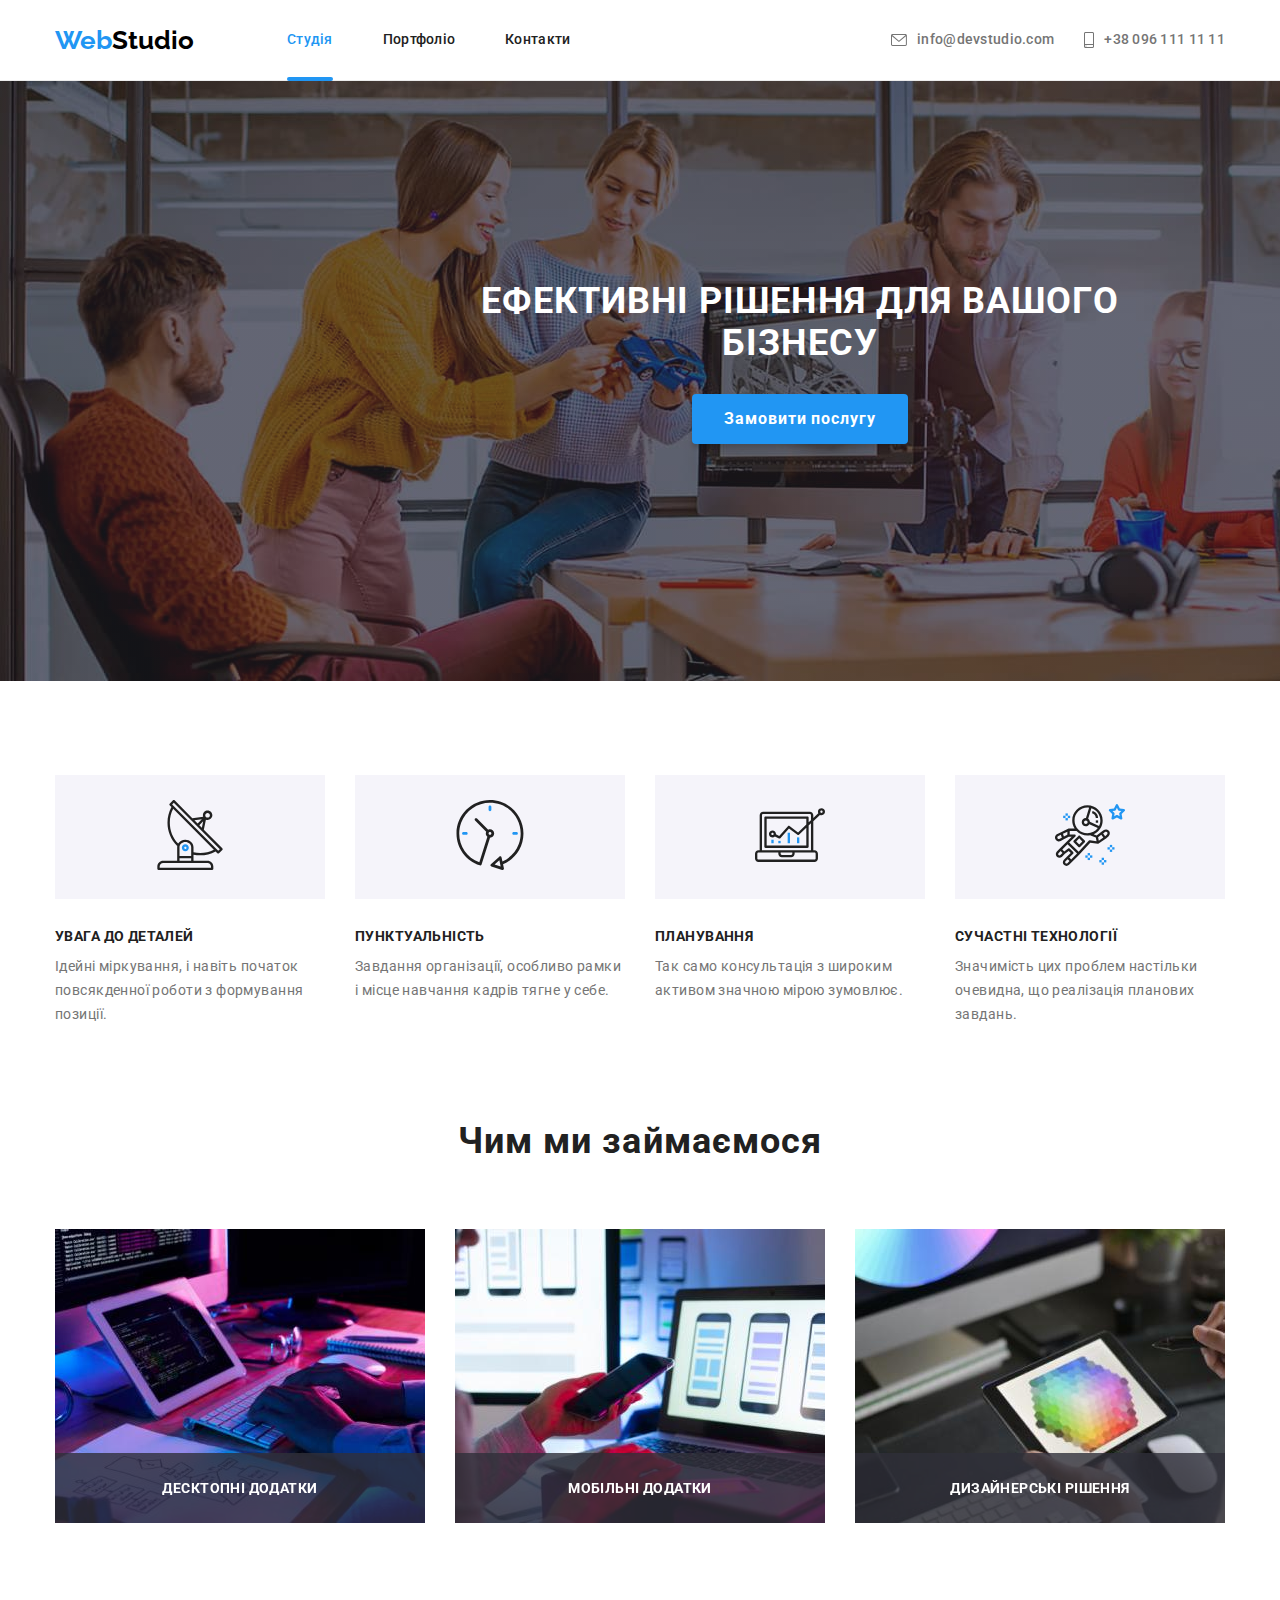
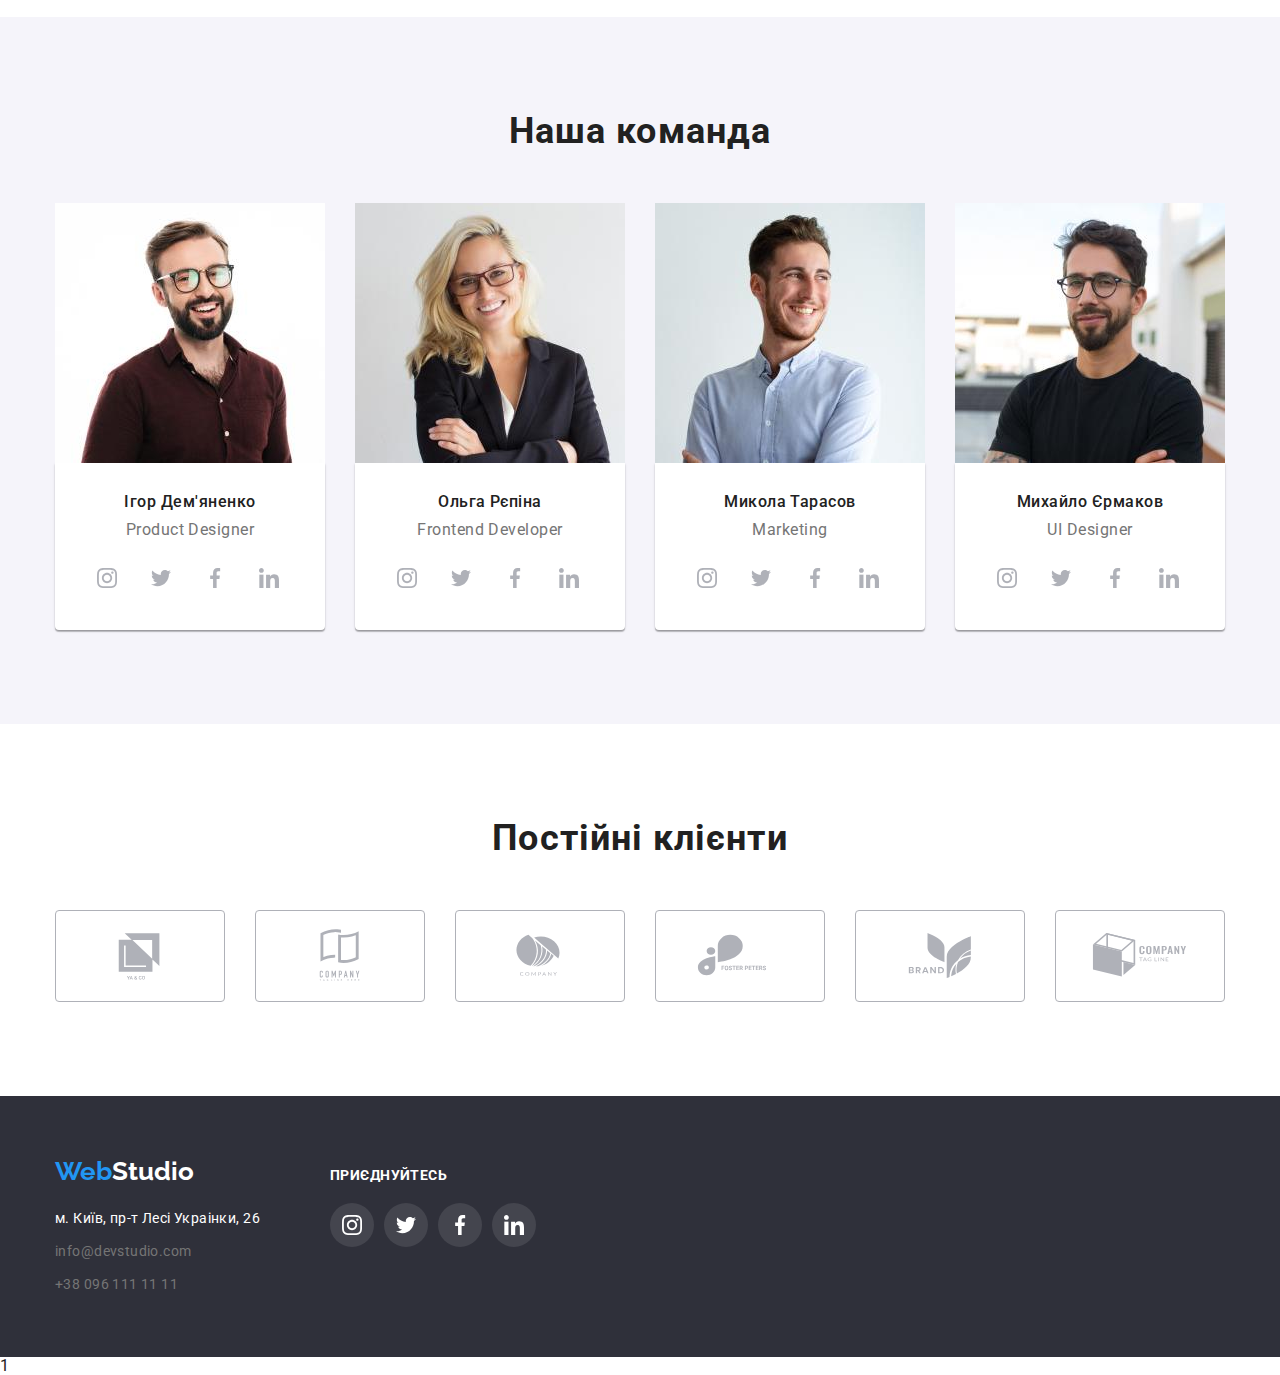
<file: index.html>
<!DOCTYPE html>
<html lang="uk">
  <head>
    <meta charset="UTF-8" />
    <meta http-equiv="X-UA-Compatible" content="IE=edge" />
    <meta name="viewport" content="width=device-width, initial-scale=1.0" />
    <link rel="preconnect" href="https://fonts.googleapis.com" />
    <link rel="preconnect" href="https://fonts.gstatic.com" crossorigin />
    <link
      href="https://fonts.googleapis.com/css2?family=Raleway:wght@700&family=Roboto:wght@400;500;700;900&display=swap"
      rel="stylesheet"
    />
    <title>Студія</title>
    <link
      rel="stylesheet"
      href="https://cdnjs.cloudflare.com/ajax/libs/modern-normalize/1.1.0/modern-normalize.min.css"
    />
    <link rel="stylesheet" href="./css/style.css" />
    <link rel="stylesheet" href="./images/icons.svg" />
  </head>
  <body>
    <header class="header">
      <div class="container">
        <div class="header-container">
          <nav class="header-nav">
            <a href="./index.html" class="logo"
              ><span style="color: #2196f3">Web</span>Studio</a
            >
            <ul class="site-nav">
              <li>
                <a class="nav-link-current" href="./index.html">Студія</a>
              </li>
              <li><a class="nav-link" href="./portfolio.html">Портфоліо</a></li>
              <li><a class="nav-link" href="./index.html">Контакти</a></li>
            </ul>
          </nav>
          <ul class="header-info">
            <li>
              <a class="nav-info" href="mailto:info@devstudio.com" lang="en">
                <svg class="icon-let" width="16" height="12">
                  <use href="./images/icons.svg#icon-letter"></use></svg
                >info@devstudio.com</a
              >
            </li>
            <li>
              <a class="nav-info" href="tel:+380961111111"
                ><svg class="icon-smartphone" width="10" height="16">
                  <use href="./images/icons.svg#icon-smartphone"></use></svg
                >+38 096 111 11 11</a
              >
            </li>
          </ul>
        </div>
      </div>
    </header>
    <main>
      <div class="overlay">
        <section class="hero-section">
          <div class="container">
            <h1 class="title hero-title">
              Ефективні рішення для вашого бізнесу
            </h1>
            <button class="button" type="button" data-modal-open>
              Замовити послугу
            </button>
          </div>
        </section>
      </div>

      <section class="benefits-section">
        <div class="container">
          <h2 class="title visually-hidden">Переваги</h2>
          <ul class="benefits-container">
            <li>
              <div class="benefits-box">
                <svg class="" width="70" height="70">
                  <use href="./images/icons.svg#icon-benefits-1"></use>
                </svg>
              </div>

              <h3 class="list">Увага до деталей</h3>
              <p class="text">
                Ідейні міркування, і навіть початок повсякденної роботи з
                формування позиції.
              </p>
            </li>
            <li>
              <div class="benefits-box">
                <svg class="" width="70" height="70">
                  <use href="./images/icons.svg#icon-benefits-2"></use>
                </svg>
              </div>

              <h3 class="list">Пунктуальність</h3>
              <p class="text">
                Завдання організації, особливо рамки і місце навчання кадрів
                тягне у себе.
              </p>
            </li>
            <li>
              <div class="benefits-box">
                <svg class="" width="70" height="70">
                  <use href="./images/icons.svg#icon-benefits-3"></use>
                </svg>
              </div>

              <h3 class="list">Планування</h3>
              <p class="text">
                Так само консультація з широким активом значною мірою зумовлює.
              </p>
            </li>
            <li>
              <div class="benefits-box">
                <svg class="" width="70" height="70">
                  <use href="./images/icons.svg#icon-benefits-4"></use>
                </svg>
              </div>

              <h3 class="list">Сучастні технології</h3>
              <p class="text">
                Значимість цих проблем настільки очевидна, що реалізація
                планових завдань.
              </p>
            </li>
          </ul>
        </div>
      </section>

      <section class="about-section">
        <div class="container">
          <h2 class="title about-title">Чим ми займаємося</h2>
          <div class="about-container">
            <ul class="about-content">
              <li>
                <h3 class="image-text">Десктопні додатки</h3>
                <img
                  class="about-images"
                  src="./images/img-1.jpg"
                  alt="Людина працює за комп'ютером з кодом"
                  width="370"
                />
              </li>
              <li>
                <h3 class="image-text">Мобільні додатки</h3>
                <img
                  class="about-images"
                  src="./images/img-2.jpg"
                  alt="Людина працює за комп'ютером"
                  width="370"
                />
              </li>
              <li>
                <h3 class="image-text">Дизайнерські рішення</h3>
                <img
                  class="about-images"
                  src="./images/img-3.jpg"
                  alt="Людина обирає колір на планшеті"
                  width="370"
                />
              </li>
            </ul>
          </div>
        </div>
      </section>

      <section class="team-section section">
        <div class="container">
          <h1 class="title team-title">Наша команда</h1>
          <div class="team-content">
            <ul class="team-list">
              <li>
                <img
                  src="./images/img-4.jpg"
                  alt="Мужчина в очках улыбаеться"
                  width="270"
                />
                <div class="team-info">
                  <h3 class="name">Ігор Дем'яненко</h3>
                  <p class="position">Product Designer</p>

                  <ul class="social-list">
                    <li>
                      <a class="social-link" href="#">
                        <svg class="social-item" width="20" height="20">
                          <use href="./images/icons.svg#icon-instagram"></use>
                        </svg>
                      </a>
                    </li>
                    <li>
                      <a class="social-link" href="#"
                        ><svg class="social-item" width="20" height="20">
                          <use
                            href="./images/icons.svg#icon-twitter"
                          ></use></svg
                      ></a>
                    </li>
                    <li>
                      <a class="social-link" href="#"
                        ><svg class="social-item" width="20" height="20">
                          <use
                            href="./images/icons.svg#icon-facebook"
                          ></use></svg
                      ></a>
                    </li>
                    <li>
                      <a class="social-link" href="#"
                        ><svg class="social-item" width="20" height="20">
                          <use
                            href="./images/icons.svg#icon-linkedin"
                          ></use></svg
                      ></a>
                    </li>
                  </ul>
                </div>
              </li>
              <li>
                <img
                  src="./images/img-5.jpg"
                  alt="Женщина улыбаеться"
                  width="270"
                />
                <div class="team-info">
                  <h3 class="name">Ольга Рєпіна</h3>
                  <p class="position">Frontend Developer</p>
                  <ul class="social-list">
                    <li>
                      <a class="social-link" href="#">
                        <svg class="social-item" width="20" height="20">
                          <use href="./images/icons.svg#icon-instagram"></use>
                        </svg>
                      </a>
                    </li>
                    <li>
                      <a class="social-link" href="#"
                        ><svg class="social-item" width="20" height="20">
                          <use
                            href="./images/icons.svg#icon-twitter"
                          ></use></svg
                      ></a>
                    </li>
                    <li>
                      <a class="social-link" href="#"
                        ><svg class="social-item" width="20" height="20">
                          <use
                            href="./images/icons.svg#icon-facebook"
                          ></use></svg
                      ></a>
                    </li>
                    <li>
                      <a class="social-link" href="#"
                        ><svg class="social-item" width="20" height="20">
                          <use
                            href="./images/icons.svg#icon-linkedin"
                          ></use></svg
                      ></a>
                    </li>
                  </ul>
                </div>
              </li>
              <li>
                <img
                  src="./images/img-6.jpg"
                  alt="Мужчина улыбаеться"
                  width="270"
                />
                <div class="team-info">
                  <h3 class="name">Микола Тарасов</h3>
                  <p class="position">Marketing</p>
                  <ul class="social-list">
                    <li>
                      <a class="social-link" href="#">
                        <svg class="social-item" width="20" height="20">
                          <use href="./images/icons.svg#icon-instagram"></use>
                        </svg>
                      </a>
                    </li>
                    <li>
                      <a class="social-link" href="#"
                        ><svg class="social-item" width="20" height="20">
                          <use
                            href="./images/icons.svg#icon-twitter"
                          ></use></svg
                      ></a>
                    </li>
                    <li>
                      <a class="social-link" href="#"
                        ><svg class="social-item" width="20" height="20">
                          <use
                            href="./images/icons.svg#icon-facebook"
                          ></use></svg
                      ></a>
                    </li>
                    <li>
                      <a class="social-link" href="#"
                        ><svg class="social-item" width="20" height="20">
                          <use
                            href="./images/icons.svg#icon-linkedin"
                          ></use></svg
                      ></a>
                    </li>
                  </ul>
                </div>
              </li>
              <li>
                <img
                  src="./images/img-7.jpg"
                  alt="Мужчина в очках улыбаеться"
                  width="270"
                />
                <div class="team-info">
                  <h3 class="name">Михайло Єрмаков</h3>
                  <p class="position">UI Designer</p>
                  <ul class="social-list">
                    <li>
                      <a class="social-link" href="#">
                        <svg class="social-item" width="20" height="20">
                          <use href="./images/icons.svg#icon-instagram"></use>
                        </svg>
                      </a>
                    </li>
                    <li>
                      <a class="social-link" href="#"
                        ><svg class="social-item" width="20" height="20">
                          <use
                            href="./images/icons.svg#icon-twitter"
                          ></use></svg
                      ></a>
                    </li>
                    <li>
                      <a class="social-link" href="#"
                        ><svg class="social-item" width="20" height="20">
                          <use
                            href="./images/icons.svg#icon-facebook"
                          ></use></svg
                      ></a>
                    </li>
                    <li>
                      <a class="social-link" href="#"
                        ><svg class="social-item" width="20" height="20">
                          <use
                            href="./images/icons.svg#icon-linkedin"
                          ></use></svg
                      ></a>
                    </li>
                  </ul>
                </div>
              </li>
            </ul>
          </div>
        </div>
      </section>

      <section class="clients-section">
        <div class="container">
          <h2 class="title">Постійні клієнти</h2>
          <ul class="client-box">
            <li class="icon-list">
              <a class="icon-card" href="#">
                <svg class="icon-client" width="106" height="60">
                  <use href="./images/icons.svg#icon-clients-1"></use>
                </svg>
              </a>
            </li>
            <li class="icon-list">
              <a class="icon-card" href="#">
                <svg class="icon-client" width="106" height="60">
                  <use href="./images/icons.svg#icon-clients-2"></use>
                </svg>
              </a>
            </li>
            <li class="icon-list">
              <a class="icon-card" href="#">
                <svg class="icon-client" width="106" height="60">
                  <use href="./images/icons.svg#icon-clients-3"></use>
                </svg>
              </a>
            </li>
            <li class="icon-list">
              <a class="icon-card" href="#">
                <svg class="icon-client" width="106" height="60">
                  <use href="./images/icons.svg#icon-clients-4"></use>
                </svg>
              </a>
            </li>
            <li class="icon-list">
              <a class="icon-card" href="#">
                <svg class="icon-client" width="106" height="60">
                  <use href="./images/icons.svg#icon-clients-5"></use>
                </svg>
              </a>
            </li>
            <li class="icon-list">
              <a class="icon-card" href="#">
                <svg class="icon-client" width="106" height="60">
                  <use href="./images/icons.svg#icon-clients-6"></use>
                </svg>
              </a>
            </li>
          </ul>
        </div>
      </section>
    </main>

    <footer class="footer">
      <div class="container">
        <div class="footer-card">
          <div class="adress-card">
            <a href="./index.html" class="footer-logo"
              ><span class="footer-logo" style="color: #2196f3">Web</span
              >Studio</a
            >
            <address class="footer-content">
              <ul class="footer-list">
                <li>
                  <a
                    class="adress"
                    href="https://goo.gl/maps/CPtrU1FHBa2aNyZL9"
                    target="_blank"
                    rel="noopener noreferrer nofollow"
                    >м. Київ, пр-т Лесі Украінки, 26</a
                  >
                </li>
                <li class="footer-item">
                  <a class="info" href="mailto:info@devstudio.com" lang="en"
                    >info@devstudio.com</a
                  >
                </li>
                <li>
                  <a class="info" href="tel:+380961111111">+38 096 111 11 11</a>
                </li>
              </ul>
            </address>
          </div>
          <div class="social-card">
            <h2 class="social-title">ПРИЄДНУЙТЕСЬ</h2>
            <ul class="social-list">
              <li>
                <a class="social-link" href="#">
                  <svg width="20" height="20">
                    <use href="./images/icons.svg#icon-instagram"></use>
                  </svg>
                </a>
              </li>
              <li>
                <a class="social-link" href="#"
                  ><svg width="20" height="20">
                    <use href="./images/icons.svg#icon-twitter"></use></svg
                ></a>
              </li>
              <li>
                <a class="social-link" href="#"
                  ><svg width="20" height="20">
                    <use href="./images/icons.svg#icon-facebook"></use></svg
                ></a>
              </li>
              <li>
                <a class="social-link" href="#"
                  ><svg width="20" height="20">
                    <use href="./images/icons.svg#icon-linkedin"></use></svg
                ></a>
              </li>
            </ul>
          </div>
        </div>
      </div>
    </footer>

    <div class="back-drop is-hidden" data-modal>
      <div class="modal">
        <button class="close-button" data-modal-close>
          <svg class="modal-close" width="14" height="14">
            <use class="modal-item" href="./images/icons.svg#icon-close"></use>
          </svg>
        </button>
      </div>
    </div>

    <script src="./js/modal.js"></script>
  </body>
</html>
1
</file>
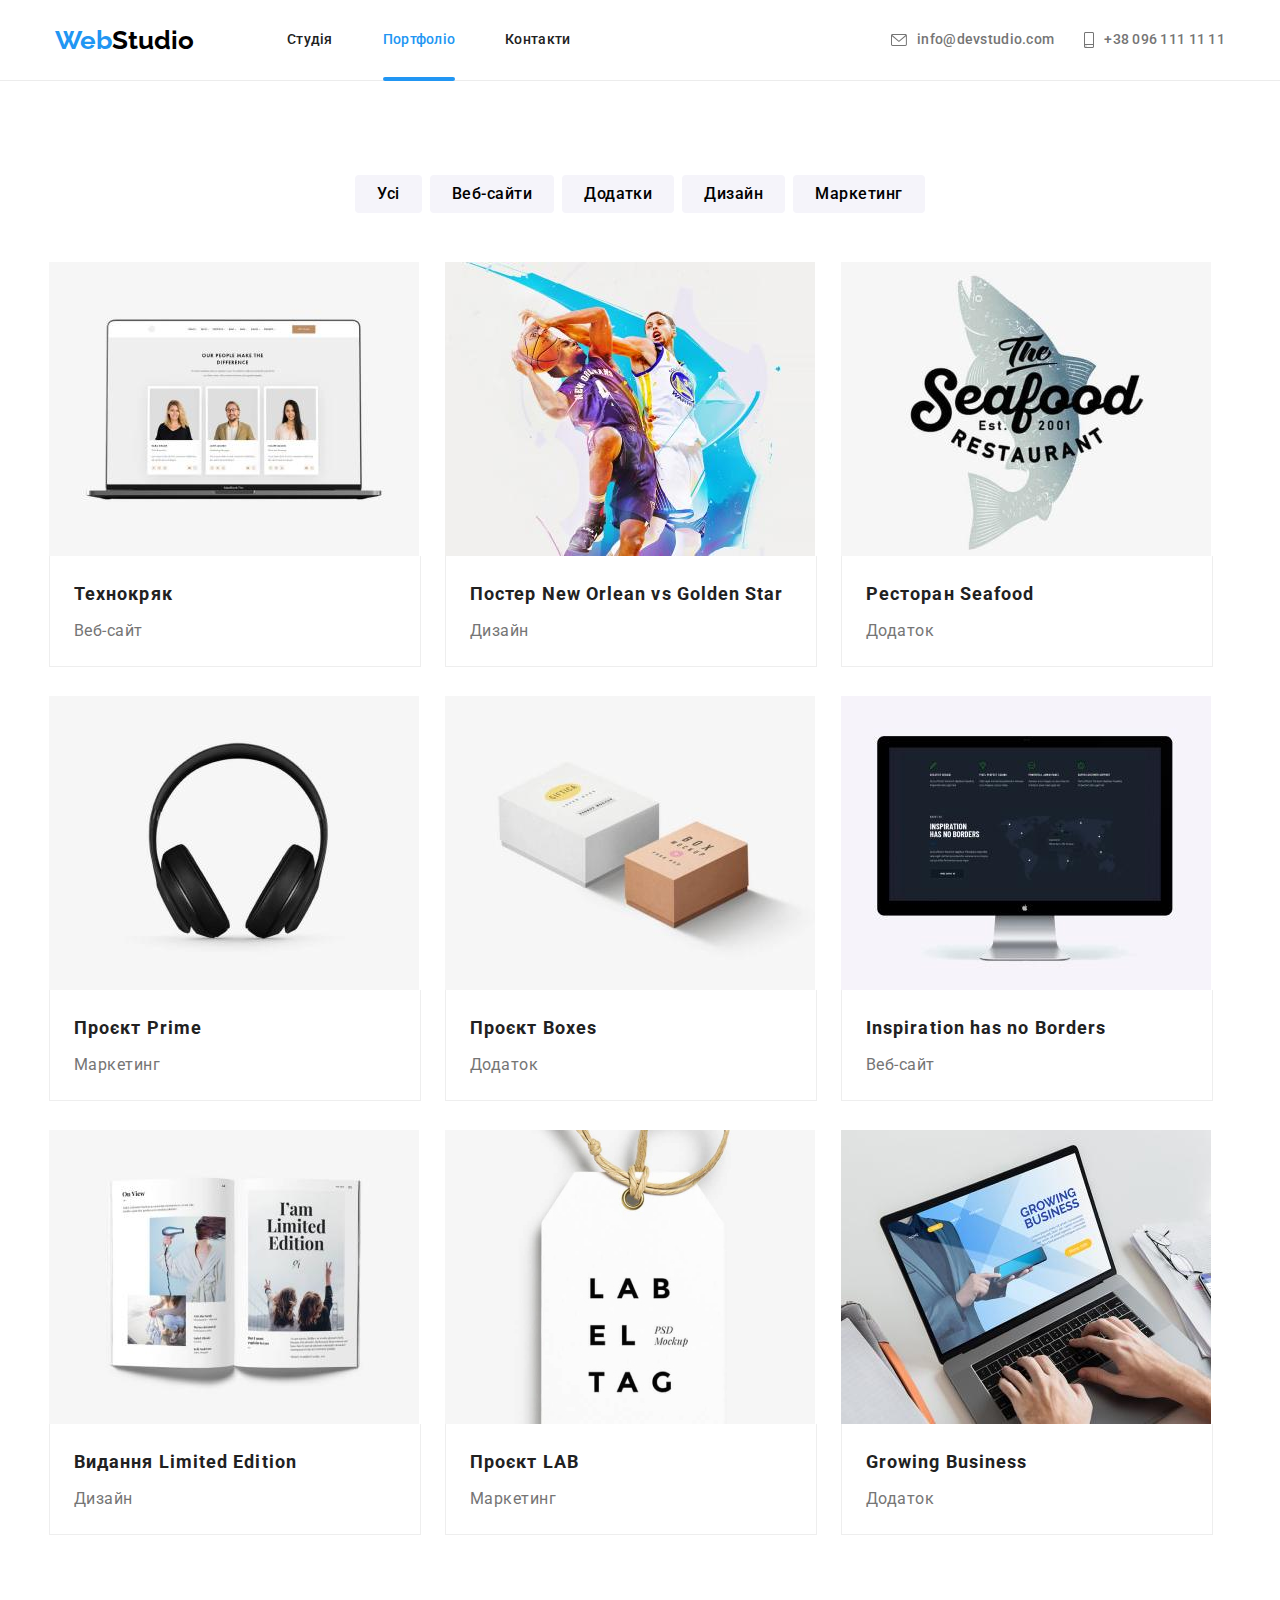
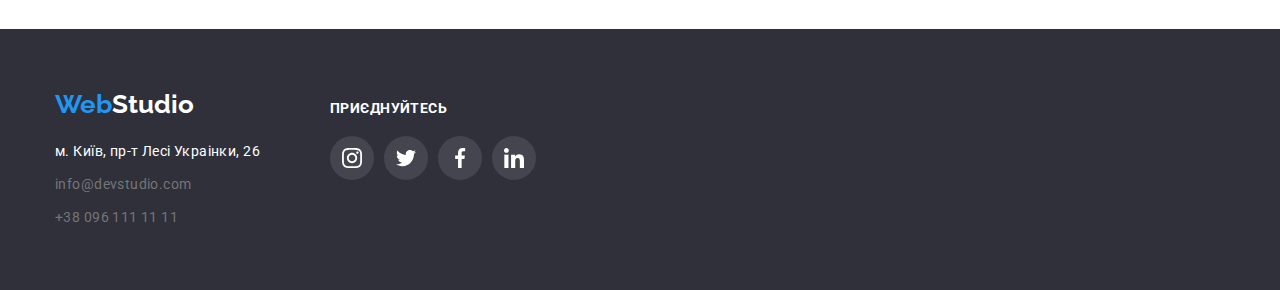
<file: portfolio.html>
<!DOCTYPE html>
<html lang="uk">
  <head>
    <meta charset="UTF-8" />
    <meta http-equiv="X-UA-Compatible" content="IE=edge" />
    <meta name="viewport" content="width=device-width, initial-scale=1.0" />
    <link
      href="https://fonts.googleapis.com/css2?family=Raleway:wght@700&family=Roboto:wght@400;500;700;900&display=swap"
      rel="stylesheet"
    />
    <title>Портфоліо</title>
    <link
      rel="stylesheet"
      href="https://cdnjs.cloudflare.com/ajax/libs/modern-normalize/1.1.0/modern-normalize.min.css"
    />
    <link rel="stylesheet" href="./css/style.css" />
  </head>
  <body>
    <header class="header">
      <div class="container">
        <div class="header-container">
          <nav class="header-nav">
            <a href="./index.html" class="logo"
              ><span style="color: #2196f3">Web</span>Studio</a
            >
            <ul class="site-nav">
              <li>
                <a class="nav-link" href="./index.html">Студія</a>
              </li>
              <li>
                <a class="nav-link-current" href="./portfolio.html"
                  >Портфоліо</a
                >
              </li>
              <li><a class="nav-link" href="./index.html">Контакти</a></li>
            </ul>
          </nav>
          <ul class="header-info">
            <li>
              <a class="nav-info" href="mailto:info@devstudio.com" lang="en">
                <svg class="icon-let" width="16" height="12">
                  <use href="./images/icons.svg#icon-letter"></use></svg
                >info@devstudio.com</a
              >
            </li>
            <li>
              <a class="nav-info" href="tel:+380961111111"
                ><svg class="icon-smartphone" width="10" height="16">
                  <use href="./images/icons.svg#icon-smartphone"></use></svg
                >+38 096 111 11 11</a
              >
            </li>
          </ul>
        </div>
      </div>
    </header>
    <main>
      <section class="portfolio-section">
        <div class="container">
          <h1 class="title visually-hidden">Портфоліо</h1>
          <ul class="portfolio-list">
            <li>
              <button class="portfolio-button" type="border: 0px;">Усі</button>
            </li>
            <li>
              <button class="portfolio-button" type="button">Веб-сайти</button>
            </li>
            <li>
              <button class="portfolio-button" type="button">Додатки</button>
            </li>
            <li>
              <button class="portfolio-button" type="button">Дизайн</button>
            </li>
            <li>
              <button class="portfolio-button" type="button">Маркетинг</button>
            </li>
          </ul>
          <ul class="portfolio-content">
            <li class="portfolio-item">
              <a class="portfolio-link" href="./portfolio.html">
                <div class="drop-box-borders">
                  <img
                    class="portfolio-image"
                    src="./images/img-8.jpg"
                    alt="веб-сайт відкритий на ноутбуці"
                    width="370"
                  />
                  <div class="drop-box">
                    <p class="drop-item">
                      Ресурс пропонує комплексні пропозиції з різним рівнем
                      функціоналу та сервісів. Все це дозволить відвідувачу
                      отримати вичерпні відомості про компанію чи приватну
                      особу.
                    </p>
                  </div>
                </div>

                <div class="card-content">
                  <h2 class="title">Технокряк</h2>
                  <p class="text">Веб-сайт</p>
                </div>
              </a>
            </li>
            <li class="portfolio-item">
              <a class="portfolio-link" href="./portfolio.html">
                <div class="drop-box-borders">
                  <img
                    class="portfolio-image"
                    src="./images/img-9.jpg"
                    alt="два чоловіка грають в баскетболл"
                    width="370"
                  />

                  <div class="drop-box">
                    <p class="drop-item">
                      Ресурс пропонує комплексні пропозиції з різним рівнем
                      функціоналу та сервісів. Все це дозволить відвідувачу
                      отримати вичерпні відомості про компанію чи приватну
                      особу.
                    </p>
                  </div>
                </div>

                <div class="card-content">
                  <h2 class="title card-title">
                    Постер New Orlean vs Golden Star
                  </h2>
                  <p class="text card-text">Дизайн</p>
                </div>
              </a>
            </li>
            <li class="portfolio-item">
              <a class="portfolio-link" href="./portfolio.html">
                <div class="drop-box-borders">
                  <img
                    class="portfolio-image"
                    src="./images/img-10.jpg"
                    alt="логотип ресторану з сірою рибою"
                    width="370"
                  />
                  <div class="drop-box">
                    <p class="drop-item">
                      Ресурс пропонує комплексні пропозиції з різним рівнем
                      функціоналу та сервісів. Все це дозволить відвідувачу
                      отримати вичерпні відомості про компанію чи приватну
                      особу.
                    </p>
                  </div>
                </div>

                <div class="card-content">
                  <h2 class="title">Ресторан Seafood</h2>
                  <p class="text">Додаток</p>
                </div>
              </a>
            </li>
            <li class="portfolio-item">
              <a class="portfolio-link" href="./portfolio.html">
                <div class="drop-box-borders">
                  <img
                    class="portfolio-image"
                    src="./images/img-11.jpg"
                    alt="чорні блютуз навушники"
                    width="370"
                  />
                  <div class="drop-box">
                    <p class="drop-item">
                      Ресурс пропонує комплексні пропозиції з різним рівнем
                      функціоналу та сервісів. Все це дозволить відвідувачу
                      отримати вичерпні відомості про компанію чи приватну
                      особу.
                    </p>
                  </div>
                </div>

                <div class="card-content">
                  <h2 class="title">Проєкт Prime</h2>
                  <p class="text">Маркетинг</p>
                </div>
              </a>
            </li>
            <li class="portfolio-item">
              <a class="portfolio-link" href="./portfolio.html">
                <div class="drop-box-borders">
                  <img
                    class="portfolio-image"
                    src="./images/img-12.jpg"
                    alt="дві коробки на лежать на поверхності"
                    width="370"
                  />
                  <div class="drop-box">
                    <p class="drop-item">
                      Ресурс пропонує комплексні пропозиції з різним рівнем
                      функціоналу та сервісів. Все це дозволить відвідувачу
                      отримати вичерпні відомості про компанію чи приватну
                      особу.
                    </p>
                  </div>
                </div>

                <div class="card-content">
                  <h2 class="title">Проєкт Boxes</h2>
                  <p class="text">Додаток</p>
                </div>
              </a>
            </li>
            <li class="portfolio-item">
              <a class="portfolio-link" href="./portfolio.html">
                <div class="drop-box-borders">
                  <img
                    class="portfolio-image"
                    src="./images/img-13.jpg"
                    alt="веб сайт відкритий на екрані"
                    width="370"
                  />
                  <div class="drop-box">
                    <p class="drop-item">
                      Ресурс пропонує комплексні пропозиції з різним рівнем
                      функціоналу та сервісів. Все це дозволить відвідувачу
                      отримати вичерпні відомості про компанію чи приватну
                      особу.
                    </p>
                  </div>
                </div>

                <div class="card-content">
                  <h2 class="title">Inspiration has no Borders</h2>
                  <p class="text">Веб-сайт</p>
                </div>
              </a>
            </li>
            <li class="portfolio-item">
              <a class="portfolio-link" href="./portfolio.html">
                <div class="drop-box-borders">
                  <img
                    class="portfolio-image"
                    src="./images/img-14.jpg"
                    alt="відкритий журнал"
                    width="370"
                  />
                  <div class="drop-box">
                    <p class="drop-item">
                      Ресурс пропонує комплексні пропозиції з різним рівнем
                      функціоналу та сервісів. Все це дозволить відвідувачу
                      отримати вичерпні відомості про компанію чи приватну
                      особу.
                    </p>
                  </div>
                </div>

                <div class="card-content">
                  <h2 class="title">Видання Limited Edition</h2>
                  <p class="text">Дизайн</p>
                </div>
              </a>
            </li>
            <li class="portfolio-item">
              <a class="portfolio-link" href="./portfolio.html">
                <div class="drop-box-borders">
                  <img
                    class="portfolio-image"
                    src="./images/img-15.jpg"
                    alt="лейбл з мотузкою"
                    width="370"
                  />
                  <div class="drop-box">
                    <p class="drop-item">
                      Ресурс пропонує комплексні пропозиції з різним рівнем
                      функціоналу та сервісів. Все це дозволить відвідувачу
                      отримати вичерпні відомості про компанію чи приватну
                      особу.
                    </p>
                  </div>
                </div>

                <div class="card-content">
                  <h2 class="title">Проєкт LAB</h2>
                  <p class="text">Маркетинг</p>
                </div>
              </a>
            </li>
            <li class="portfolio-item">
              <a class="portfolio-link" href="./portfolio.html">
                <div class="drop-box-borders">
                  <img
                    class="portfolio-image"
                    src="./images/img-16.jpg"
                    alt="відкритий веб сайт на ноутбуці"
                    width="370"
                  />
                  <div class="drop-box">
                    <p class="drop-item">
                      Ресурс пропонує комплексні пропозиції з різним рівнем
                      функціоналу та сервісів. Все це дозволить відвідувачу
                      отримати вичерпні відомості про компанію чи приватну
                      особу.
                    </p>
                  </div>
                </div>

                <div class="card-content">
                  <h2 class="title">Growing Business</h2>
                  <p class="text">Додаток</p>
                </div>
              </a>
            </li>
          </ul>
        </div>
      </section>
    </main>
    <footer class="footer">
      <div class="container">
        <div class="footer-card">
          <div class="adress-card">
            <a href="./index.html" class="footer-logo"
              ><span class="footer-logo" style="color: #2196f3">Web</span
              >Studio</a
            >
            <address class="footer-content">
              <ul class="footer-list">
                <li>
                  <a
                    class="adress"
                    href="https://goo.gl/maps/CPtrU1FHBa2aNyZL9"
                    target="_blank"
                    rel="noopener noreferrer nofollow"
                    >м. Київ, пр-т Лесі Украінки, 26</a
                  >
                </li>
                <li class="footer-item">
                  <a class="info" href="mailto:info@devstudio.com" lang="en"
                    >info@devstudio.com</a
                  >
                </li>
                <li>
                  <a class="info" href="tel:+380961111111">+38 096 111 11 11</a>
                </li>
              </ul>
            </address>
          </div>
          <div class="social-card">
            <h2 class="social-title">ПРИЄДНУЙТЕСЬ</h2>
            <ul class="social-list">
              <li>
                <a class="social-link" href="#">
                  <svg width="20" height="20">
                    <use href="./images/icons.svg#icon-instagram"></use>
                  </svg>
                </a>
              </li>
              <li>
                <a class="social-link" href="#"
                  ><svg width="20" height="20">
                    <use href="./images/icons.svg#icon-twitter"></use></svg
                ></a>
              </li>
              <li>
                <a class="social-link" href="#"
                  ><svg width="20" height="20">
                    <use href="./images/icons.svg#icon-facebook"></use></svg
                ></a>
              </li>
              <li>
                <a class="social-link" href="#"
                  ><svg width="20" height="20">
                    <use href="./images/icons.svg#icon-linkedin"></use></svg
                ></a>
              </li>
            </ul>
          </div>
        </div>
      </div>
    </footer>
  </body>
</html>
</file>
<file: css/style.css>
:root {
    --main-light-color:#FFFFFF;

    --main-font-color:#212121;
    --secondary-font-color:#757575;
    --accent-color:#2196F3;
    --secondary-accent-color:#188CE8;
    --logo-color:#000000;

    --border-bg-color:#2F303A;
    --border-portfolio-color:#EEEEEE;
    --border-header-color:#ECECEC;

    --section-team-bg-color:#F5F4FA;

    --client-svg-color:#AFB1B8;
    --about-images-color:rgba(47, 48, 58, 0.8);

    --card-set-gap: 30px;
}








/* основной цвет текста color: #212121 */
/* вторичный цвет текста color: #757575 *
/* белый цыет color: #FFFFFF */
/* акцент color: #2196F3 */
/* футер номер и телефон color: rgba(255, 255, 255, 0.6); */

body {
    color: var(--main-font-color);
    background-color: var(--main-light-color);
    font-family:'Roboto', sans-serif ;

}

.container {
    width: 1200px;
    margin: 0 auto;
    padding: 0 15px;
}


ul,
ol,
dl {
    list-style: none;
    margin: 0px;
    padding: 0px;
}

img {
    display: block;
    max-width: 100%;
    margin: 0px;
    padding: 0px;
}

h1,
h2,
h3,
h4,
h5 {
    margin: 0px;
    padding: 0px;
}

.visually-hidden {
    position: absolute;
    width: 1px;
    height: 1px;
    margin: -1px;
    border: 0;
    padding: 0;

    white-space: nowrap;
    clip-path: inset(100%);
    clip: rect(0 0 0 0);
    overflow: hidden;
}
p {
    padding: 0;
    margin: 0;
}



/* Logo */


.logo {
    color: var(--logo-color);
    font-family: 'Raleway',sans-serif;
    font-weight: 700;
    font-size: 26px;
    line-height: 1.19;
    text-decoration: none;
}

.footer-logo {
    max-width: 145px;
    color: var(--main-light-color);
    font-family: 'Raleway', sans-serif;
    font-weight: 700;
    font-size: 26px;
    line-height: 1.19;
    text-decoration: none;
}

/* header */
.header {
    display: flex;
    align-items: center;
    border-bottom: 1px solid var(--border-header-color);
}

.header-portfolio {
    
}

.header-container {
    justify-content: space-between;
    flex-grow: 1;
    align-items: center;
    display: flex;
    
}

.header-nav {
    display: flex;
    align-items: center;
    margin-right: 318px;

}

.site-nav {
    position: relative;
    gap: 50px;
    margin: 0 0 0 93px;
    display: flex;
}


.header-info{
    align-items: center;
    gap: 30px;
    display: flex;

}


/* Site nav */

.nav-link, .nav-link-current {
padding: 32px 0;
display: flex;
color: var(--main-font-color);
font-weight: 500;
font-size: 14px;
line-height: 1.14;
letter-spacing: 0.02em;
text-decoration: none;

transition-duration: 250ms;
transition-timing-function: cubic-bezier(0.4, 0, 0.2, 1);
transition-property: var(--accent-color);
}

.nav-link-current {
    position: relative;
    color: var(--accent-color);
    text-decoration: none;
}

.nav-link-current::before {
    position: absolute;
    content: "";
    width: 100%;
    height: 4px;
    background: var(--accent-color);
    border-radius: 2px;
    top: 77px;

}

.link {
    text-decoration: none;
}



.nav-link:hover,
.nav-link:focus {
    color: var(--accent-color);
    
    
}


.nav-info {
display: flex;
gap: 10px;
align-items: center;
color: var(--secondary-font-color);
font-style: normal;
font-weight: 500;
font-size: 14px;
line-height: 1.14;
letter-spacing: 0.02em;
text-decoration: none;

transition-duration: 250ms;
transition-timing-function: cubic-bezier(0.4, 0, 0.2, 1);
transition-property: var(--accent-color);
}

.icon-let {
    fill: var(--secondary-font-color);

    transition-duration: 250ms;
    transition-timing-function: cubic-bezier(0.4, 0, 0.2, 1);
    transition-property: var(--accent-color);
}

.icon-smartphone {
    fill: var(--secondary-font-color);

    transition-duration: 250ms;
    transition-timing-function: cubic-bezier(0.4, 0, 0.2, 1);
    transition-property: var(--accent-color);
}

.nav-info:hover,
.nav-info:focus {
color: var(--accent-color);
}

.nav-info:hover .icon-let,
.nav-info:focus .icon-let {
    fill: var(--accent-color);
}

.nav-info:hover .icon-smartphone,
.nav-info:focus .icon-smartphone {
    fill: var(--accent-color);
}

.adress-box {
    display: flex;
    gap: 10px;
    align-items: center;
}


/* hero-section */

.overlay {
    width: 1600px;
    height: 600px;
    margin: auto;
    background-image:
    linear-gradient(rgba(47, 48, 58, 0.4),
    rgba(47, 48, 58, 0.4)),
    url(../images/hero-image.jpg);
    background-repeat: no-repeat;
    background-position: center;
}



.hero-section {
    padding: 200px 0px;
    height: 600px;
}

.title {
    color: var(--main-font-color);
    font-weight: 900;
    font-size: 44px;
    line-height: 1.36;
    text-align: center;
    letter-spacing: 0.06em;
    
        
}

.hero-title {
    margin: auto;
    width: 100%;
    max-width: 696px;
    color: var(--main-light-color);
    text-transform: uppercase;


}



/* Studio button */

.button {
    border: 0px;
    padding: 10px 32px;
    margin: 30px auto 0;
    border-radius: 4px;
    display: none;
    background-color: var(--accent-color);
    color: var(--main-light-color);
    font-weight: 700;
    font-size: 16px;
    line-height: 1.87;
    display: flex;
    align-items: center;
    text-align: center;
    letter-spacing: 0.06em;
    box-shadow: 0px 4px 4px rgba(0, 0, 0, 0.15);
    cursor: pointer;

    transition-duration: 250ms;
    transition-timing-function: cubic-bezier(0.4, 0, 0.2, 1);
    transition-property: background-color;

}


.button:hover, 
.button:focus {
    background-color: var(--secondary-accent-color);
    
    
}
/* Portfolio-button */

.portfolio-list {
    display: flex;
    margin: auto;
    justify-content: center;
    gap: 8px;
    padding-bottom: 50px;
}

.portfolio-button {
    background-color: var(--section-team-bg-color);
    padding: 6px 22px;
    border-radius: 4px;
    font-family: 'Roboto', sans-serif;
    font-weight: 500;
    font-size: 16px;
    line-height: 1.62;
    text-align: center;
    letter-spacing: 0.03em;
    cursor: pointer;
    border: 0px;
    
    transition-duration: 250ms;
    transition-timing-function: cubic-bezier(0.4, 0, 0.2, 1);
    transition-property: background-color, color, box-shadow ;
}

.portfolio-button:hover,
.portfolio-button:focus {
    background-color:var(--accent-color);
    color:var(--main-light-color);
    box-shadow: 
    0px 3px 1px rgba(0, 0, 0, 0.1), 
    0px 1px 2px rgba(0, 0, 0, 0.08), 
    0px 2px 2px rgba(0, 0, 0, 0.12);
   
}

.portfolio-button:current{
    background-color: var(--accent-color);
}

/* benefits-section */

.benefits-container {
    display: flex;
    gap: 30px;
}

.benefits-section {
    background-color: var(--main-light-color);
    padding: 94px 0;
    
}

.benefits-box {
    background-color: var(--section-team-bg-color);
    padding: 25px 100px;
    margin-bottom: 30px;
}

.list {
    margin: 0 0 10px 0;
    width: 270px;
    font-weight: 700;
    font-size: 14px;
    line-height: 1.14;
    letter-spacing: 0.03em;
    text-transform: uppercase;
}

.text {
    margin: 0;
    color: var(--secondary-font-color);
    font-size: 14px;
    line-height: 1.71;
    letter-spacing: 0.03em;
}

/* about-section */

.about-title {
    margin: 0 auto 50px;
    font-style: normal;
    font-weight: 700;
    font-size: 36px;
    line-height: 1.16;
    text-align: center;
    letter-spacing: 0.03em;
    
    
}

.about-container {
    display: flex;
}

.about-content {
    display: flex;
    text-align: center;
    gap: 30px;
    margin: auto;
}

.about-section {
    background-color: var(--main-light-color);
    padding-bottom: 94px;
}

.image-text {
    position: relative;
    top: 267px;
    color: var(--main-light-color);
    font-size: 14px;
    line-height: 16px;
    text-align: center;
    letter-spacing: 0.03em;
    text-transform: uppercase;
    z-index: 1;
}

.image-text::before {
    position: absolute;
    content: "";
    width: 370px;
    height: 70px;
    right: 0px;
    bottom: -27px;
    z-index: -1;
    background-color:var(--about-images-color);
}


/* team-section */

.team-title {
    margin: 0 0 50px 0;
}

.team-content {
    display: flex;
}

.team-list {
    display: flex;
    align-items: center;
    gap: 30px;
}

.team-section {
    padding: 94px 0 94px 0;
    background-color: var(--section-team-bg-color);
    
}

 .title {
    font-weight: 700;
    font-size: 36px;
    line-height: 1.16;
    text-align: center;
    letter-spacing: 0.03em;
}


.name {
    margin-bottom: 10px;
    text-align: center;
    font-weight: 500;
    font-size: 16px;
    line-height: 1.18;
    letter-spacing: 0.03em;
}

.position {
    text-align: center;
    color: var(--secondary-font-color);
    font-size: 16px;
    line-height: 1.18;
    letter-spacing: 0.03em;
}

.team-info {
    padding: 30px;
    border-radius: 0px 0px 4px 4px;
    background-color: var(--main-light-color);
    box-shadow: 
    0px 1px 3px rgba(0, 0, 0, 0.12), 
    0px 1px 1px rgba(0, 0, 0, 0.14), 
    0px 2px 1px rgba(0, 0, 0, 0.2);
}

.socials-team {
    margin-top: 16px;
}

.social-item {
    fill: var(--client-svg-color);

    transition-duration: 250ms;
    transition-timing-function: cubic-bezier(0.4, 0, 0.2, 1);
    transition-property: fill;
}

.social-link:hover .social-item {
    fill: var(--main-light-color);
    
}

/* Client-section */
.client-box {
    margin-top: 50px;
    display: flex;
    gap: var(--card-set-gap);

}

.icon-list {
    flex-basis: calc((100% - 5*var(--card-set-gap))/6);
}

.icon-card {
display: flex;
justify-content: center;
align-items: center;
border: 1px solid var(--client-svg-color);
background-color: var(--main-light-color);
border-radius: 4px;
padding: 0;
margin: 0;
width: 170px;
height: 92px;
cursor: pointer;

transition-duration: 250ms;
transition-timing-function: cubic-bezier(0.4, 0, 0.2, 1);
transition-property: border;
}

.icon-client {
    fill: var(--client-svg-color);

    transition-duration: 250ms;
    transition-timing-function:cubic-bezier(0.4, 0, 0.2, 1);
    transition-property: fill;
}


.clients-section {
    padding: 94px 0 94px 0;
}


.icon-card:hover .icon-client,
.icon-card:focus .icon-client {
    fill: var(--accent-color);
    
    
}
.icon-card:hover {
    border: 1px solid var(--accent-color);
    
}


/* Portfolio section */

.portfolio-content {
    margin: 0;
    padding: 0;
    display: flex;
    flex-wrap: wrap;
    margin-top: calc( -1 * var(--card-set-gap));
    margin-left: calc(-1 * var(--card-set-gap));
}

.portfolio-item {
    margin-top: calc(-1px + var(--card-set-gap));
    margin-left: calc(-6px + var(--card-set-gap));
    flex-basis: calc(100% / 3 - var(--card-set-gap));
    
}

.portfolio-link {
    text-decoration: none;
    display: block;

    transition-duration: 250ms;
    transition-timing-function: cubic-bezier(0.4, 0, 0.2, 1);
    transition-property: box-shadow;
    
}

.portfolio-link:hover,
.portfolio-link:focus {
    box-shadow: 0px 1px 1px rgba(0, 0, 0, 0.12),
        0px 4px 4px rgba(0, 0, 0, 0.06),
        1px 4px 6px rgba(0, 0, 0, 0.16);
    
}

.drop-box-borders {
    position: relative;
    overflow: hidden;
}

.drop-box {
    position: absolute;
    display: flex;
    align-items: center;
    justify-content: center;
    width: 100%;
    height: 100%;
    background-color: rgba(33, 150, 243, 0.9);
    opacity: 1;

    transition-duration: 250ms;
    transition-timing-function: cubic-bezier(0.4, 0, 0.2, 1);
    transition-property: opacity, transform;
    
}

.drop-item {
    position: absolute;
    width: 322px;
    height: 168px;
    font-size: 18px;
    line-height: 28px;
    letter-spacing: 0.03em;
    color: var(--main-light-color);

}

.portfolio-link:hover .drop-box {
opacity: 1;
transform: translateY(-100%);

}

.card-content {
    padding: 20px 24px;
    border-left: 1px solid var(--border-portfolio-color);
    border-right: 1px solid var(--border-portfolio-color);
    border-bottom: 1px solid var(--border-portfolio-color);
}

.card-content .title {
    text-align: left;
    width: 322px;
}

.card-content .text {
    margin-top: 4px;
    
}

.portfolio-section {
    padding: 94px 0;
}

.portfolio-section .title {
    color: var(--main-font-color);
    font-weight: 700;
    font-size: 18px;
    line-height: 2;
    letter-spacing: 0.06em;
    text-decoration: none;

    
}

.portfolio-section .text {
    color: var(--secondary-font-color);
    font-size: 16px;
    line-height: 1.88;
    letter-spacing: 0.03em;
    text-decoration: none;
    
}

.portfolio-section .link {
    text-decoration: none;
}







/* footer */

.footer-list {
    
}

.footer-item {
    margin: 9px 0;
}

.footer-content {
    margin: 20px 0 0 0;
}

.footer{
    background-color:var(--border-bg-color) ;
    color: var(--main-light-color);
    padding: 60px 0;
}

.adress {
font-size: 14px;
color: var(--main-light-color);
font-style: normal;
font-size: 14px;
line-height: 1.71;
letter-spacing: 0.03em;
text-decoration: none;

transition-duration: 250ms;
transition-timing-function: cubic-bezier(0.4, 0, 0.2, 1);
transition-property: color;
}

.info {
    font-size: 14px;
    color: var(--secondary-font-color);
    font-style: normal;
    line-height: 1.71;
    letter-spacing: 0.03em;
    text-decoration: none;

    transition-duration: 250ms;
    transition-timing-function:cubic-bezier(0.4, 0, 0.2, 1);
    transition-property: color;
}

.adress:hover,
.adress:focus {
color: var(--accent-color);

}

.info:hover,
.info:focus {
color: var(--accent-color);

}

.footer-card {
    display: flex;
    align-items: baseline;
    gap: 70px;
    
}

.adress-card {
    /* display: flex; */
}

.social-card {
    /* display: flex; */
    
}

.social-list {
    display: flex;
    gap: 10px;
    margin-top: 16px;
}

.social-link {
    display: flex;
    align-items: center;
    justify-content: center;
    background: rgba(255, 255, 255, 0.1);
    width: 44px;
    height: 44px;
    border-radius: 50%;
    fill: var(--main-light-color);

    transition-duration: 250ms;
    transition-timing-function: cubic-bezier(0.4, 0, 0.2, 1);
    transition-property: background-color;

}

.social-link:hover,
.social-link:focus {
    background-color: var(--accent-color);
    
}

.social-link:hover .social-item,
.social-link:focus .social-item {
    fill: var(--main-light-color);
    
}

.social-title {
    font-size: 14px;
    line-height: 16px;
    letter-spacing: 0.03em;
    margin-bottom: 20px;
    text-transform: uppercase;
}


/* modal */

.back-drop {
    position: fixed;
    left: 0;
    top: 0;
    width: 100%;
    height: 100%;
    background-color: rgba(0, 0, 0, 0.2);

    transition-property: opacity, visibility;
    transition-duration: 250ms;
    transition-timing-function: cubic-bezier(0.4, 0, 0.2, 1);
}

.back-drop.is-hidden {
    opacity: 0;
    visibility: hidden;
    pointer-events: none;
}

.modal {
    position: relative;
    top: 50%;
    left: 50%;
    transform: translate(-50%,-50%);
    visibility: visible;

    width: 528px;
    height: 581px;

    background-color:var(--main-light-color);
    box-shadow: 
    0px 1px 3px rgba(0, 0, 0, 0.12), 
    0px 1px 1px rgba(0, 0, 0, 0.14), 
    0px 2px 1px rgba(0, 0, 0, 0.2);
    border-radius: 4px;

    
}
.close-button {
    position: absolute;
    display: flex;
    align-items: center;
    justify-content: center;
    margin: 0px;
    padding: 0px;
    top: 8px;
    right: 8px;
    height: 30px;
    width: 30px;
    
    background-color: #FFFFFF;
    border:1px solid rgba(0, 0, 0, 0.1);
    border-radius: 50%;

    transition-duration: 250ms;
    transition-timing-function: cubic-bezier(0.4, 0, 0.2, 1);
}

.modal-close {
    position: absolute;
   
}
</file>
